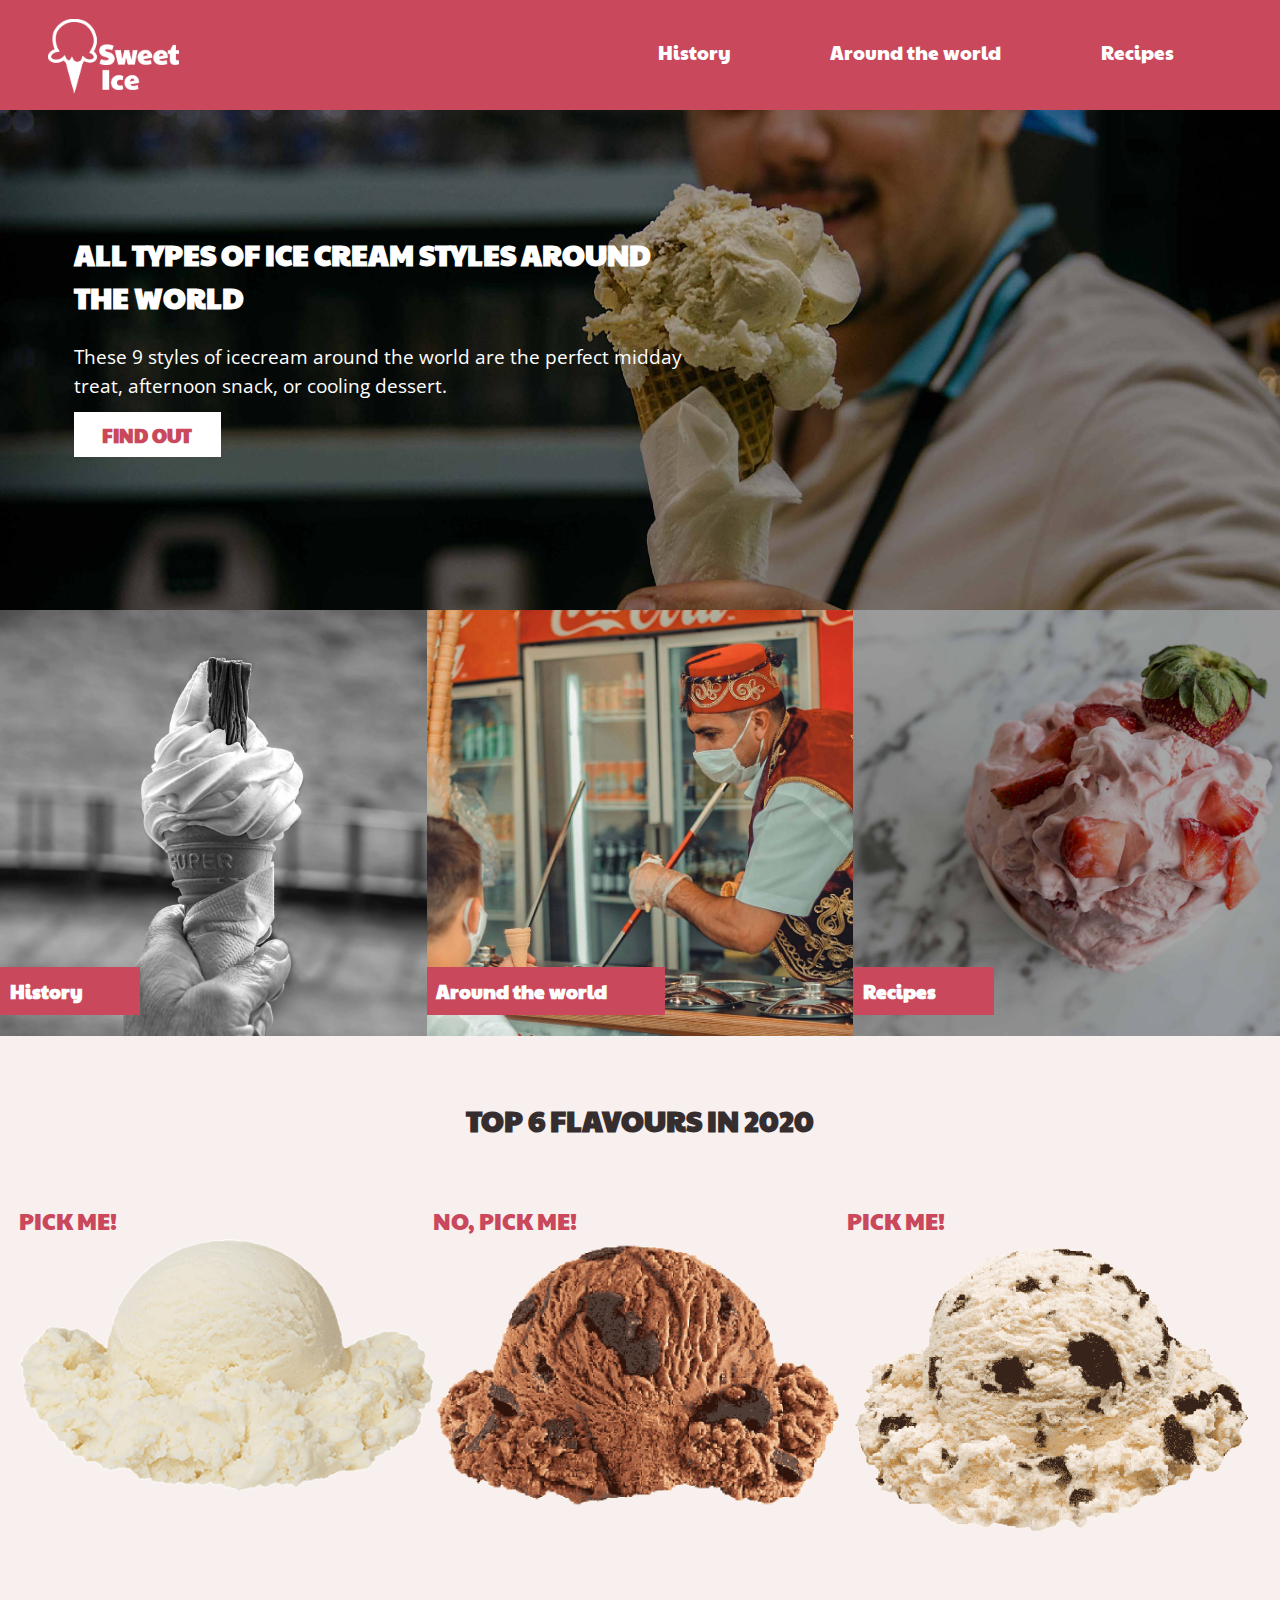
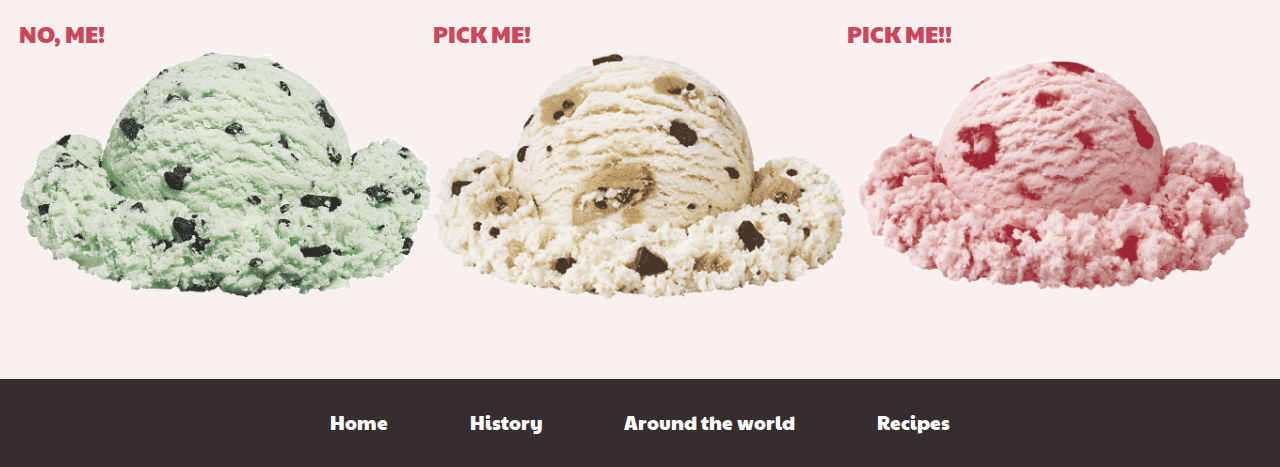
<file: index.html>
<!DOCTYPE html>
<html lang="en" dir="ltr">
<head>
  <meta charset="utf-8">
  <title>Home</title>
  <meta name="viewport" content="width=device-width,initial-scale=1">
  <link rel="shortcut icon" href="favicon.ico">
  <link rel="icon" type="image/png" href="favicon-196.png">
  <link href="css/main.css" rel="stylesheet">
  <link rel="preconnect" href="https://fonts.gstatic.com">
  <link href="https://fonts.googleapis.com/css2?family=Open+Sans&family=Paytone+One&display=swap" rel="stylesheet">
</head>
<body>
  <ul class="skip-links">
    <li><a class="a" href="#nav">skip to navigation</a></li>
    <li><a href="#main">skip to the main content</a></li>
  </ul>
  <header role="banner">
    <div class="header">
      <h1 class="none">Sweet Ice</h1>
      <a class="logotag" href="index.html"><img class="logo" src="images/logo.png" alt="logo" width="50"></a>
      <nav class="navigation" role="navigation" id="nav">
        <input type="checkbox" class="nav-check" id="nav-check">
        <label class="hidden" for="nav-check">MENU
          <img class="navicon" src="images/nav-icon.svg" alt=""></label>
        <ul class="list">
          <li><a href="history.html">History</a></li>
          <li><a href="worldwide.html">Around the world</a></li>
          <li><a href="recipe.html">Recipes</a></li>
        </ul>
      </nav>
    </div>
    <div class="home-banner">
      <div class="banner-content">
        <h2>ALL TYPES OF ICE CREAM STYLES AROUND THE WORLD</h2>
        <p>These 9 styles of icecream around the world are the perfect midday treat, afternoon snack, or cooling dessert.</p>
        <a class="button" href="worldwide.html">FIND OUT</a>
      </div>
    </div>
  </header>
  <main class="home" id="main" role="main">
    <section class="grid">
      <div class="hvrbox">
        <figure class="figure tag tag-history hvrbox-layer-bottom">
          <img src="images/history.jpg" alt="">
        </figure>
        <div class="hvrbox-layer-top">
	         <div class="hvrbox-text">
            <h3>History</h3>
            <p>How did this magical dessert come to earth?</p>
            <a href="history.html" class="button">FIND OUT</a>
          </div>
        </div>
      </div>
      <div class="hvrbox">
        <figure class="figure tag tag-world">
          <img src="images/turkey.jpg" alt="">
        </figure>
        <div class="hvrbox-layer-top">
          <div class="hvrbox-text">
            <h3>Around the world</h3>
            <p>9 different types of ice cream from the most popular countries in the world</p>
            <a href="worldwide.html" class="button">FIND OUT</a>
          </div>
        </div>
      </div>
      <div class="hvrbox">
        <figure class="figure tag tag-recipe">
          <img src="images/recipe-3.jpg" alt="">
        </figure>
        <div class="hvrbox-layer-top">
          <div class="hvrbox-text">
            <h3>Recipes</h3>
            <p>Enjoy ice cream at home with our easy-to-follow and healthy recipes</p>
            <a href="recipe.html" class="button">TRY NOW</a>
          </div>
        </div>
      </div>
    </section>
    <section class="ranking">
      <form action="index.html" method="post">
        <h2>TOP 6 FLAVOURS IN 2020</h2>
        <div class="grid">
          <div class="flavour">
            <input type="checkbox" class="first-check" id="first-check">
            <label for="first-check">PICK ME!
              <img class="specific-flavour" src="images/vanilla.png" alt="">
            </label>
            <h3 class="first-click">1. Vanilla</h3>
          </div>
          <div class="flavour">
            <input type="checkbox" class="second-check" id="second-check">
            <label for="second-check">NO, PICK ME!
              <img class="specific-flavour" src="images/chocolate.png" alt="">
            </label>
            <h3 class="second-click">2. Chocolate</h3>
          </div>
          <div class="flavour">
            <input type="checkbox" class="third-check" id="third-check">
            <label for="third-check">PICK ME!
              <img class="specific-flavour" src="images/cookies-and-cream.png" alt="">
            </label>
            <h3 class="third-click">3. Cookies and Cream</h3>
          </div>
          <div class="flavour">
            <input type="checkbox" class="fourth-check" id="fourth-check">
            <label for="fourth-check">NO, ME!
              <img class="specific-flavour" src="images/mint-chocolate-chip.png" alt="">
            </label>
            <h3 class="fourth-click">4. Mint Chocolate Chip</h3>
          </div>
          <div class="flavour">
            <input type="checkbox" class="fifth-check" id="fifth-check">
            <label for="fifth-check">PICK ME!
              <img class="specific-flavour" src="images/chocolate-chip-cookie-dough.png" alt="">
            </label>
            <h3 class="fifth-click">5. Cookie Dough</h3>
          </div>
          <div class="flavour">
            <input type="checkbox" class="sixth-check" id="sixth-check">
            <label for="sixth-check">PICK ME!!
              <img class="specific-flavour" src="images/strawberry.png" alt="">
            </label>
            <h3 class="sixth-click">6. Strawberry</h3>
          </div>
        </div>
      </form>
    </section>
  </main>
  <footer role="contentinfo">
    <nav>
      <ul>
        <li><a href="index.html">Home</a></li>
        <li><a href="history.html">History</a></li>
        <li><a href="worldwide.html">Around the world</a></li>
        <li><a href="recipe.html">Recipes</a></li>
      </ul>
    </nav>
  </footer>
</body>
</html>
</file>
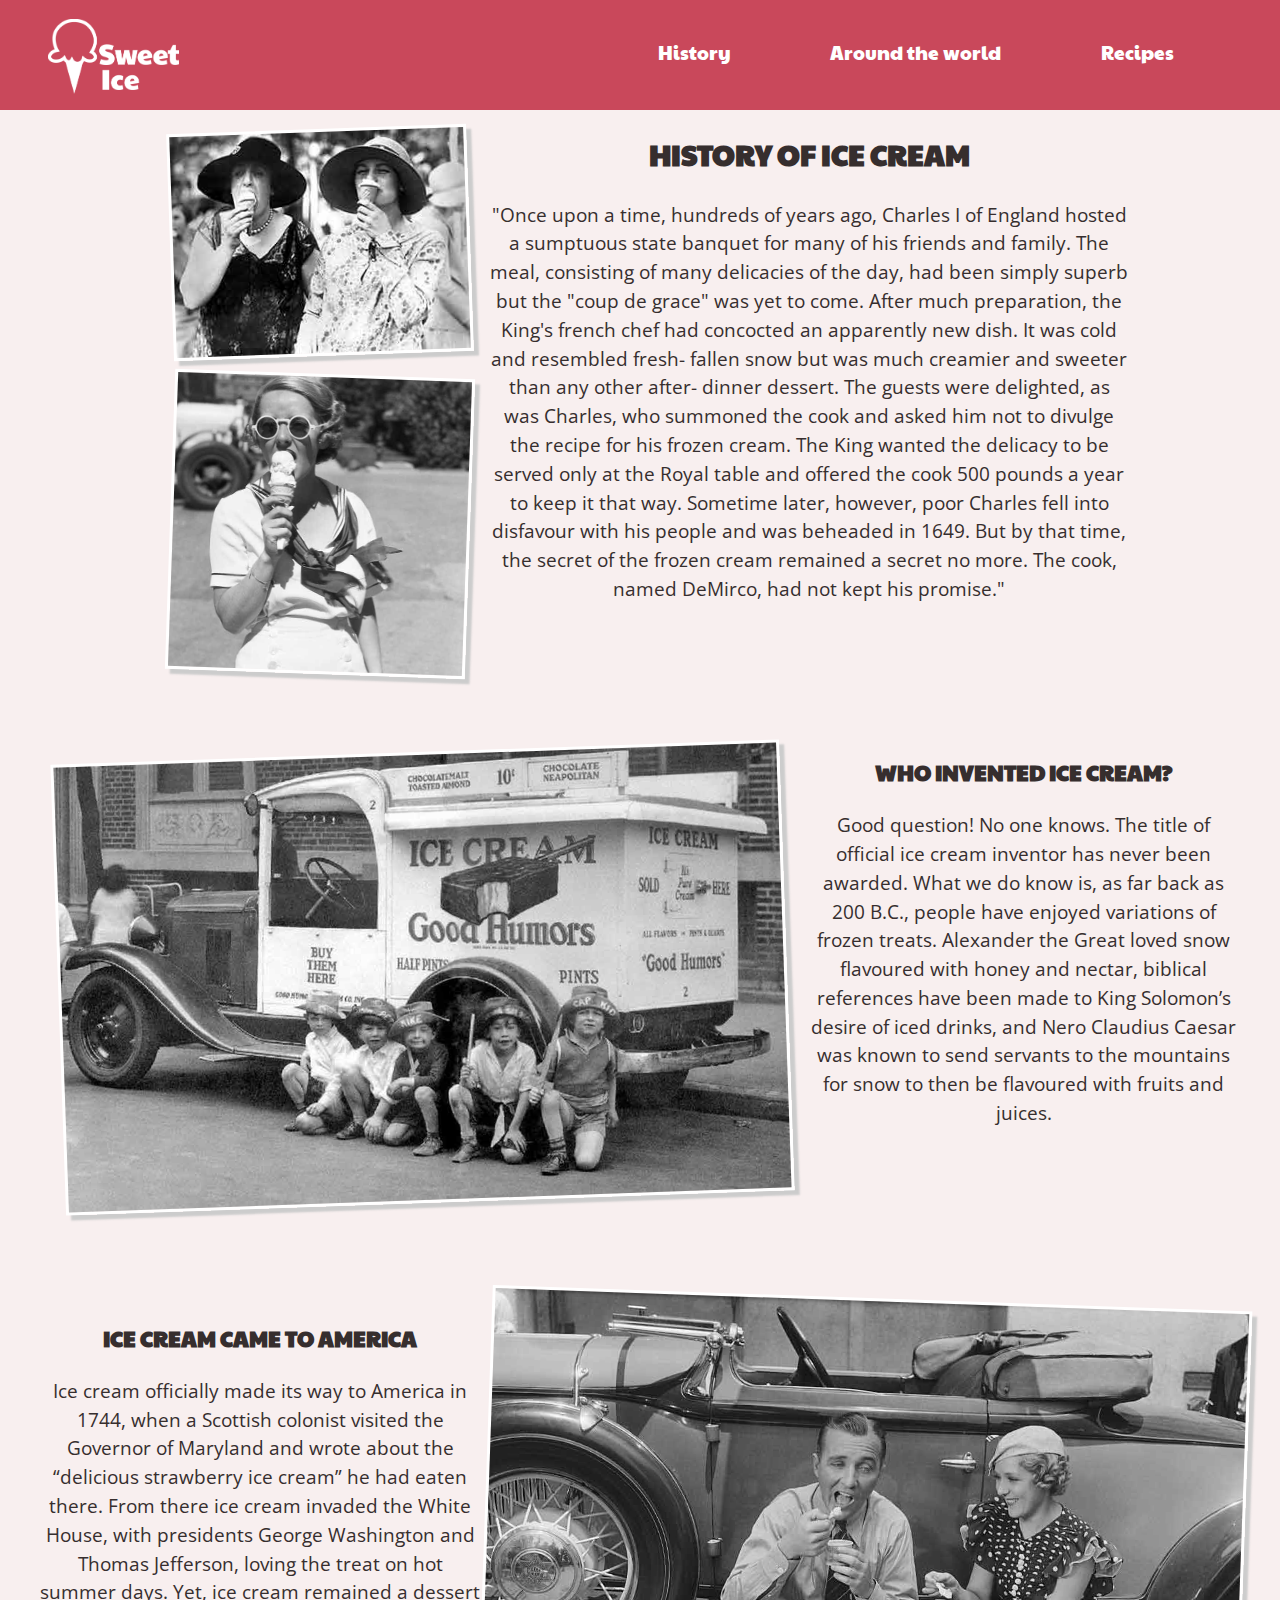
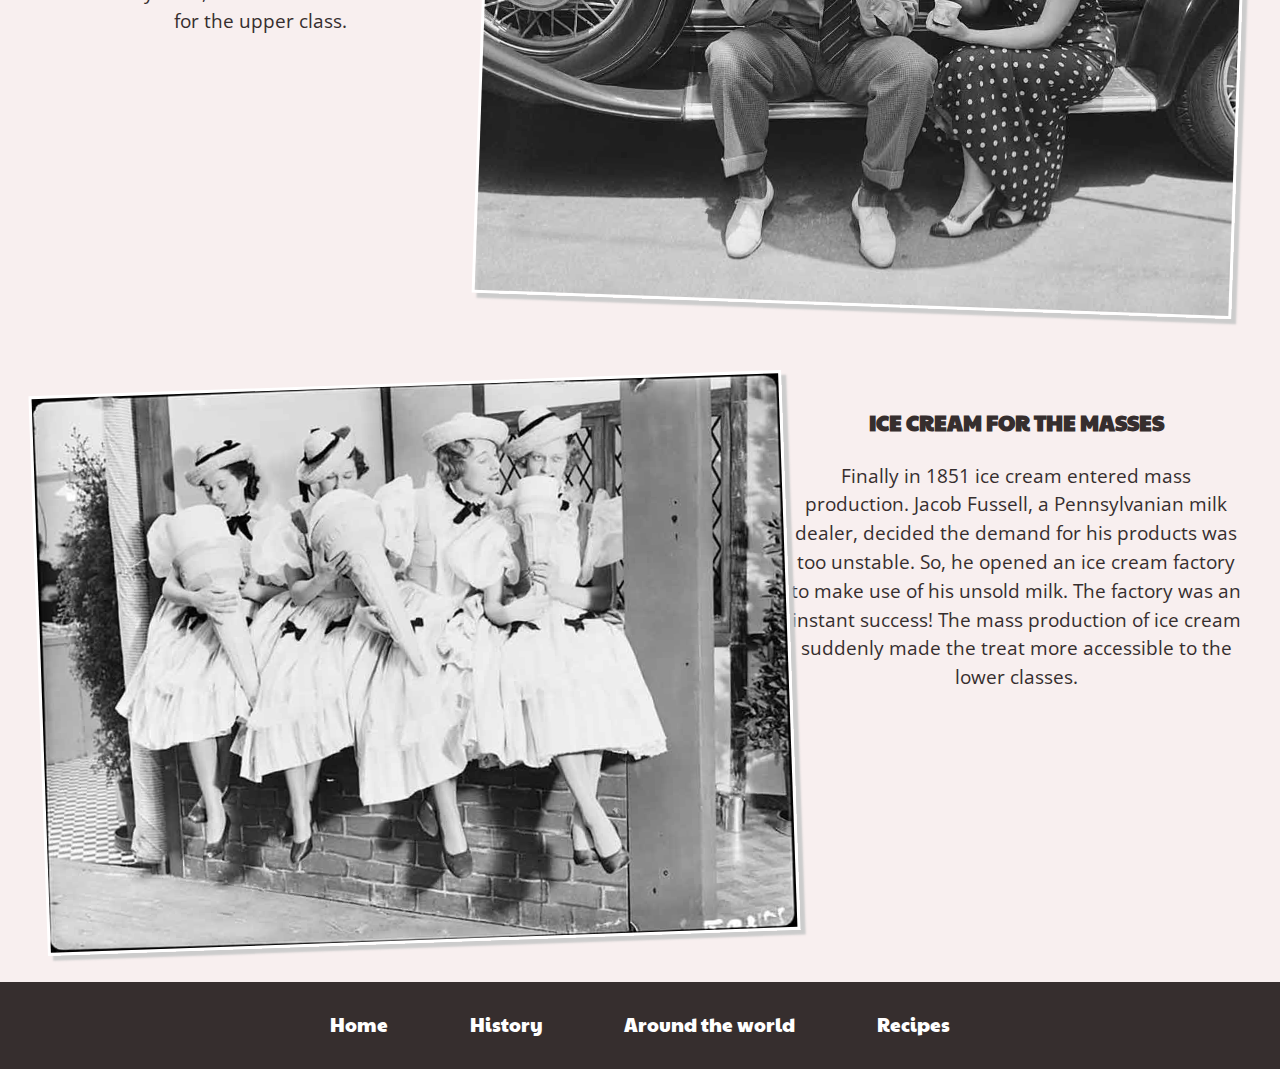
<file: history.html>
<!DOCTYPE html>
<html lang="en" dir="ltr">
  <head>
    <meta charset="utf-8">
    <title>History</title>
    <meta name="viewport" content="width=device-width,initial-scale=1">
    <link rel="shortcut icon" href="favicon.ico">
    <link rel="icon" type="image/png" href="favicon-196.png">
    <link href="css/main.css" rel="stylesheet">
    <link rel="preconnect" href="https://fonts.gstatic.com">
    <link href="https://fonts.googleapis.com/css2?family=Open+Sans&family=Paytone+One&display=swap" rel="stylesheet">
  </head>
  <body>
    <header>
      <div class="header">
        <h1 class="none">Sweet Ice</h1>
        <a class="logotag" href="index.html"><img class="logo" src="images/logo.png" alt="logo" width="50"></a>
        <nav class="navigation" role="navigation">
          <input type="checkbox" class="nav-check" id="nav-check">
            <label for="nav-check">
              <img class="navicon" src="images/nav-icon.svg" alt=""></label>
          <ul class="list">
            <li><a href="history.html">History</a></li>
            <li><a href="worldwide.html">Around the world</a></li>
            <li><a href="recipe.html">Recipes</a></li>
          </ul>
        </nav>
      </div>
    </header>
    <main role="main" class="history">
      <section class="intro">
        <div class="content">
          <div class="intro-image">
            <img class="medium large rotate-left" src="images/ladies-eating-ice-cream.jpg" alt="">
            <img class="rotate-right" src="images/woman-eating-icecream.jpg" alt="">
          </div>
          <div class="content-text">
            <h2>HISTORY OF ICE CREAM</h2>
            <p>"Once upon a time, hundreds of years ago, Charles I of England hosted a sumptuous state banquet for many of his friends and family. The meal, consisting of many delicacies of the day, had been simply superb but the "coup de grace" was yet to come. After much preparation, the King's french chef had concocted an apparently new dish. It was cold and resembled fresh- fallen snow but was much creamier and sweeter than any other after- dinner dessert. The guests were delighted, as was Charles, who summoned the cook and asked him not to divulge the recipe for his frozen cream. The King wanted the delicacy to be served only at the Royal table and offered the cook 500 pounds a year to keep it that way. Sometime later, however, poor Charles fell into disfavour with his people and was beheaded in 1649. But by that time, the secret of the frozen cream remained a secret no more. The cook, named DeMirco, had not kept his promise."</p>
          </div>
          <img class="small" src="images/ladies-eating-ice-cream.jpg" alt="">
        </div>
      </section>
      <section class="invention">
        <div class="content">
          <img class="small" src="images/ice-cream-truck.jpg" alt="">
          <div class="content-image medium rotate-left left">
            <img src="images/ice-cream-truck.jpg" alt="">
          </div>
          <div class="content-image medium large rotate-left left">
            <img src="images/ice-cream-truck.jpg" alt="">
          </div>
          <div class="content-text right">
            <h3>WHO INVENTED ICE CREAM?</h3>
            <p>Good question! No one knows. The title of official ice cream inventor has never been awarded. What we do know is, as far back as 200 B.C., people have enjoyed variations of frozen treats. Alexander the Great loved snow flavoured with honey and nectar, biblical references have been made to King Solomon’s desire of iced drinks, and Nero Claudius Caesar was known to send servants to the mountains for snow to then be flavoured with fruits and juices.</p>
          </div>
        </div>
      </section>
      <section class="america">
        <div class="content">
          <img class="small" src="images/couple.jpg" alt="">
          <div class="content-image medium rotate-right">
            <img src="images/couple.jpg" alt="">
          </div>
          <div class="content-text left">
            <h3>ICE CREAM CAME TO AMERICA</h3>
            <p>Ice cream officially made its way to America in 1744, when a Scottish colonist visited the Governor of Maryland and wrote about the “delicious strawberry ice cream” he had eaten there. From there ice cream invaded the White House, with presidents George Washington and Thomas Jefferson, loving the treat on hot summer days. Yet, ice cream remained a dessert for the upper class.</p>
          </div>
          <div class="content-image large rotate-right">
            <img src="images/couple.jpg" alt="">
          </div>
        </div>
      </section>
      <section class="masses">
        <div class="content">
          <img class="small" src="images/four-women.jpg" alt="">
          <div class="content-image medium rotate-left left">
            <img src="images/four-women.jpg" alt="">
          </div>
          <div class="content-image large rotate-left left">
            <img src="images/four-women.jpg" alt="">
          </div>
          <div class="content-text right">
            <h3>ICE CREAM FOR THE MASSES</h3>
            <p>Finally in 1851 ice cream entered mass production. Jacob Fussell, a Pennsylvanian milk dealer, decided the demand for his products was too unstable. So, he opened an ice cream factory to make use of his unsold milk. The factory was an instant success! The mass production of ice cream suddenly made the treat more accessible to the lower classes.</p>
          </div>
      </section>
    </main>
    <footer role="contentinfo">
      <nav>
        <ul>
          <li><a href="index.html">Home</a></li>
          <li><a href="history.html">History</a></li>
          <li><a href="worldwide.html">Around the world</a></li>
          <li><a href="recipe.html">Recipes</a></li>
        </ul>
      </nav>
    </footer>
  </body>
</html>
</file>
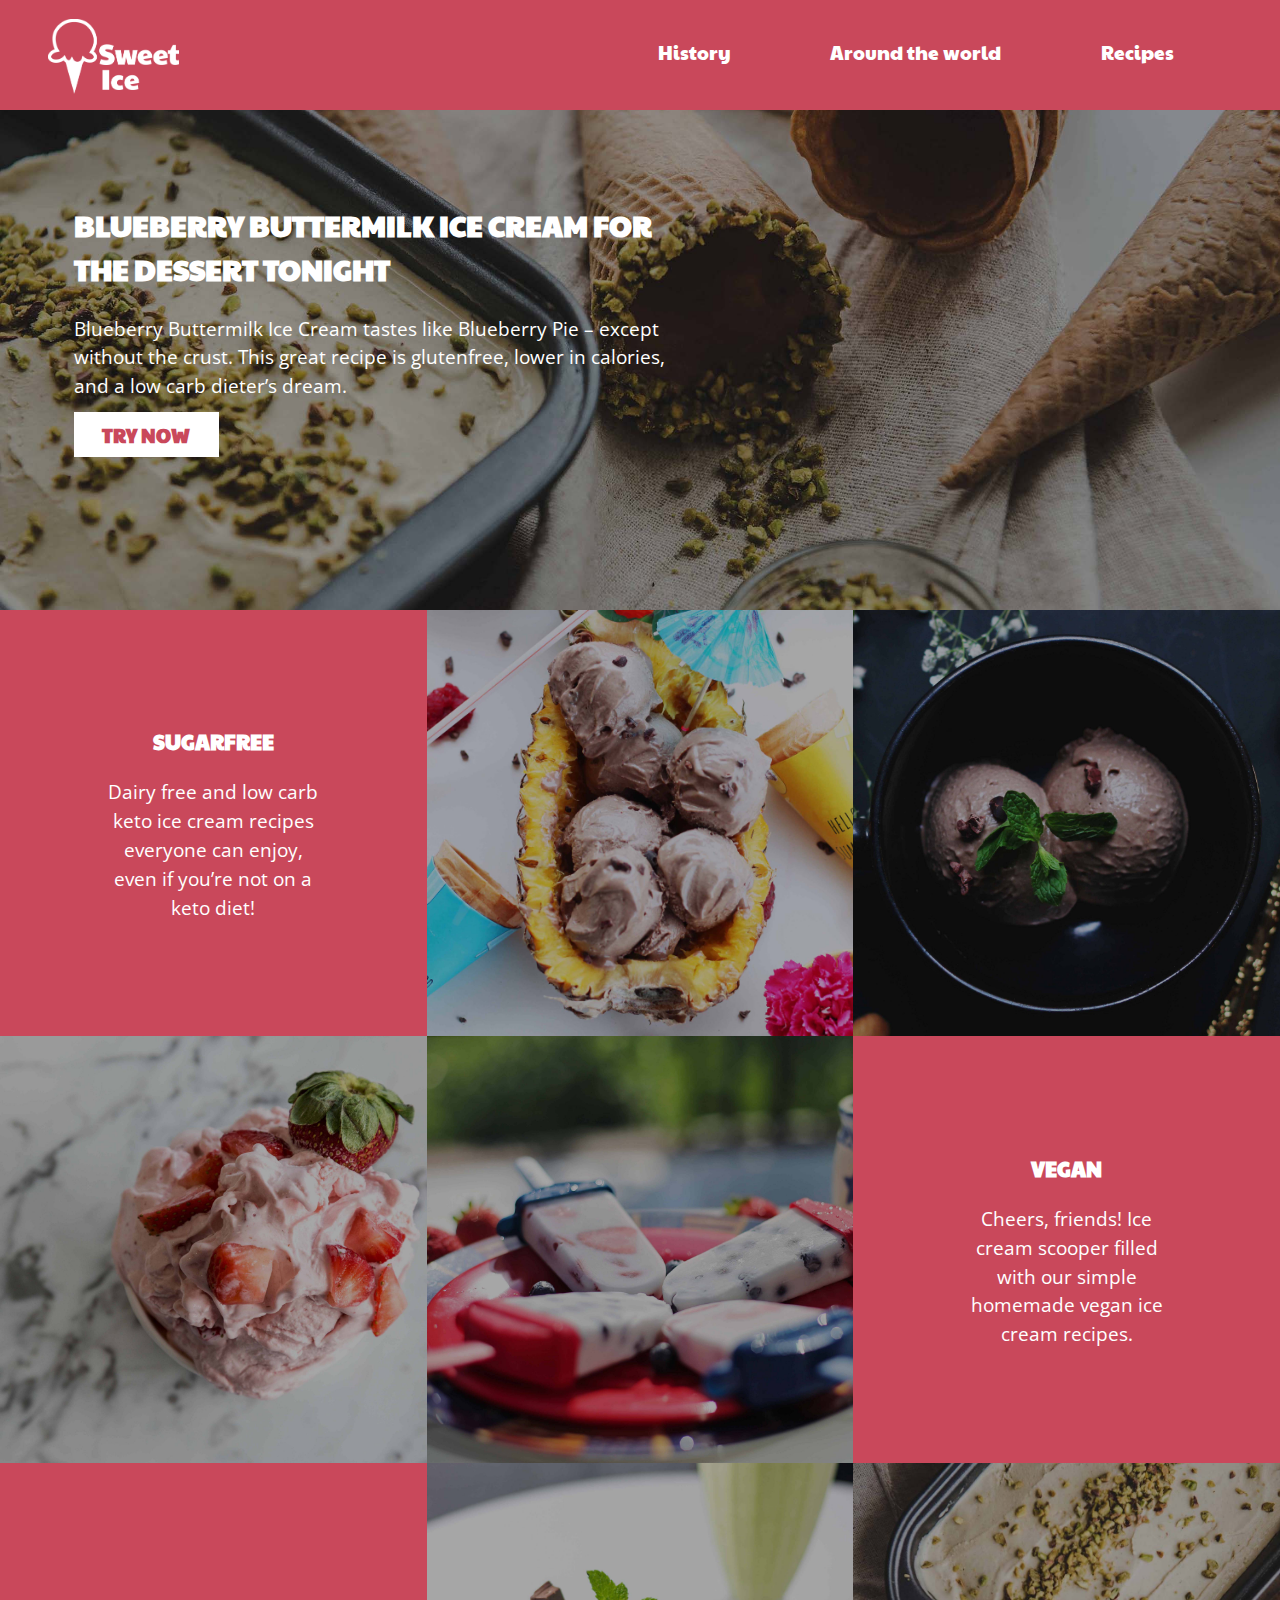
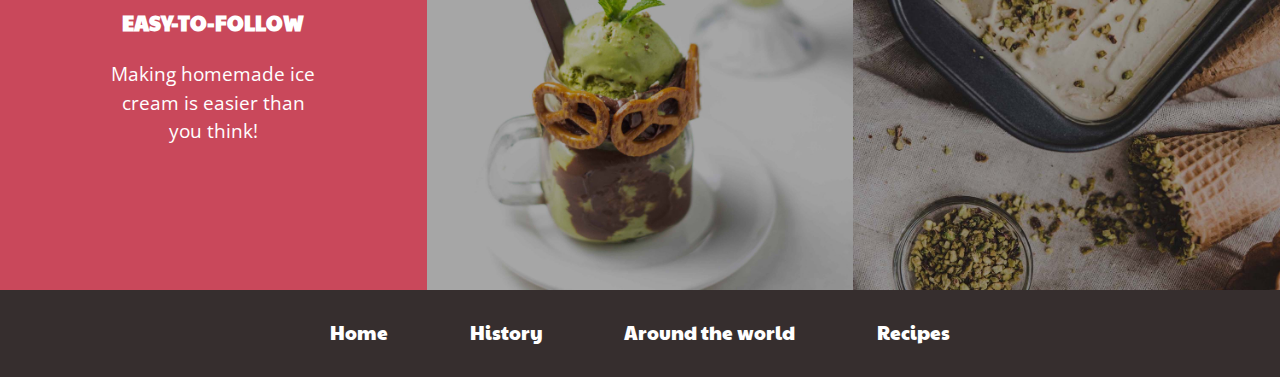
<file: recipe.html>
<!DOCTYPE html>
<html lang="en" dir="ltr">
  <head>
    <meta charset="utf-8">
    <title>Recipes</title>
    <meta name="viewport" content="width=device-width,initial-scale=1">
    <link rel="shortcut icon" href="favicon.ico">
    <link rel="icon" type="image/png" href="favicon-196.png">
    <link href="css/main.css" rel="stylesheet">
    <link rel="preconnect" href="https://fonts.gstatic.com">
    <link href="https://fonts.googleapis.com/css2?family=Open+Sans&family=Paytone+One&display=swap" rel="stylesheet">
  </head>
  <body>
    <header>
      <div class="header">
        <h1 class="none">Sweet Ice</h1>
        <a class="logotag" href="index.html"><img class="logo" src="images/logo.png" alt="logo" width="50"></a>
        <nav class="navigation" role="navigation">
          <input type="checkbox" class="nav-check" id="nav-check">
            <label for="nav-check">
              <img class="navicon" src="images/nav-icon.svg" alt=""></label>
          <ul class="list">
            <li><a href="history.html">History</a></li>
            <li><a href="worldwide.html">Around the world</a></li>
            <li><a href="recipe.html">Recipes</a></li>
          </ul>
        </nav>
      </div>
      <div class="recipe-banner">
        <div class="banner-content">
          <h2>BLUEBERRY BUTTERMILK ICE CREAM FOR THE DESSERT TONIGHT</h2>
          <p>Blueberry Buttermilk Ice Cream tastes like Blueberry Pie – except without the crust. This great recipe is glutenfree, lower in calories, and a low carb dieter’s dream.</p>
          <a class="button" href="#">TRY NOW</a>
        </div>
      </div>
    </header>
    <main class="recipes">
      <section class="grid">
        <div class="heading">
          <div class="heading-text">
            <h3>SUGARFREE</h3>
            <p>Dairy free and low carb keto ice cream recipes everyone can enjoy, even if you’re not on a keto diet!</p>
          </div>
        </div>
        <div class="hvrbox">
          <div class="">
            <img src="images/recipe-1.jpg" alt="">
          </div>
          <div class="small">
            <h3>Cookies-and-Cream Ice Cream</h3>
            <a href="#" class="button">TRY NOW</a>
          </div>
          <div class="hvrbox-layer-top medium">
            <div class="hvrbox-text">
              <h3>Cookies-and-Cream Ice Cream</h3>
              <a href="#" class="button">TRY NOW</a>
            </div>
          </div>
        </div>
        <div class="hvrbox">
          <div class="">
            <img src="images/recipe-2.jpg" alt="">
          </div>
          <div class="small">
            <h3>Low Carb Chocolate Peacan Ice Cream</h3>
            <a href="#" class="button">TRY NOW</a>
          </div>
          <div class="hvrbox-layer-top medium">
            <div class="hvrbox-text">
              <h3>Low Carb Chocolate Peacan Ice Cream</h3>
              <a href="#" class="button">TRY NOW</a>
            </div>
          </div>
        </div>
        <div class="heading small">
          <div class="heading-text">
            <h3>VEGAN</h3>
            <p>Cheers, friends! Ice cream scooper filled with our simple homemade vegan ice cream recipes.</p>
          </div>
        </div>
        <div class="hvrbox">
          <div class="">
            <img src="images/recipe-3.jpg" alt="">
          </div>
          <div class="small">
            <h3>Vegan Strawberry Ice Cream</h3>
            <a href="#" class="button">TRY NOW</a>
          </div>
          <div class="hvrbox-layer-top medium">
            <div class="hvrbox-text">
              <h3>Vegan Strawberry Ice Cream</h3>
              <a href="#" class="button">TRY NOW</a>
            </div>
          </div>
        </div>
        <div class="hvrbox">
          <div>
            <img src="images/recipe-4.jpg" alt="">
          </div>
          <div class="small">
            <h3>Vegan Berries Mixture Ice Cream</h3>
            <a href="#" class="button">TRY NOW</a>
          </div>
          <div class="hvrbox-layer-top medium">
            <div class="hvrbox-text">
              <h3>Vegan Berries Mixture Ice Cream</h3>
              <a href="#" class="button">TRY NOW</a>
            </div>
          </div>
        </div>
        <div class="heading medium">
          <div class="heading-text">
            <h3>VEGAN</h3>
            <p>Cheers, friends! Ice cream scooper filled with our simple homemade vegan ice cream recipes.</p>
          </div>
        </div>
        <div class="heading">
          <div class="heading-text">
            <h3>EASY-TO-FOLLOW</h3>
            <p>Making homemade ice cream is easier than you think!</p>
          </div>
        </div>
        <div class="hvrbox">
          <div class="">
            <img src="images/recipe-5.jpg" alt="">
          </div>
          <div class="small">
            <h3>Avocado Ice Cream</h3>
            <a href="#" class="button">TRY NOW</a>
          </div>
          <div class="hvrbox-layer-top medium">
            <div class="hvrbox-text">
              <h3>Avocado Ice Cream</h3>
              <a href="#" class="button">TRY NOW</a>
            </div>
          </div>
        </div>
        <div class="hvrbox">
          <div class="">
            <img src="images/recipe-6.jpg" alt="">
          </div>
          <div class="small">
            <h3>Homemade Banana Ice Cream</h3>
            <a href="#" class="button">TRY NOW</a>
          </div>
          <div class="hvrbox-layer-top medium">
            <div class="hvrbox-text">
              <h3>Homemade Banana Ice Cream</h3>
              <a href="#" class="button">TRY NOW</a>
            </div>
          </div>
        </div>
      </section>
    </main>
    <footer role="contentinfo">
      <nav>
        <ul>
          <li><a href="index.html">Home</a></li>
          <li><a href="history.html">History</a></li>
          <li><a href="worldwide.html">Around the world</a></li>
          <li><a href="recipe.html">Recipes</a></li>
        </ul>
      </nav>
    </footer>
  </body>
</html>
</file>
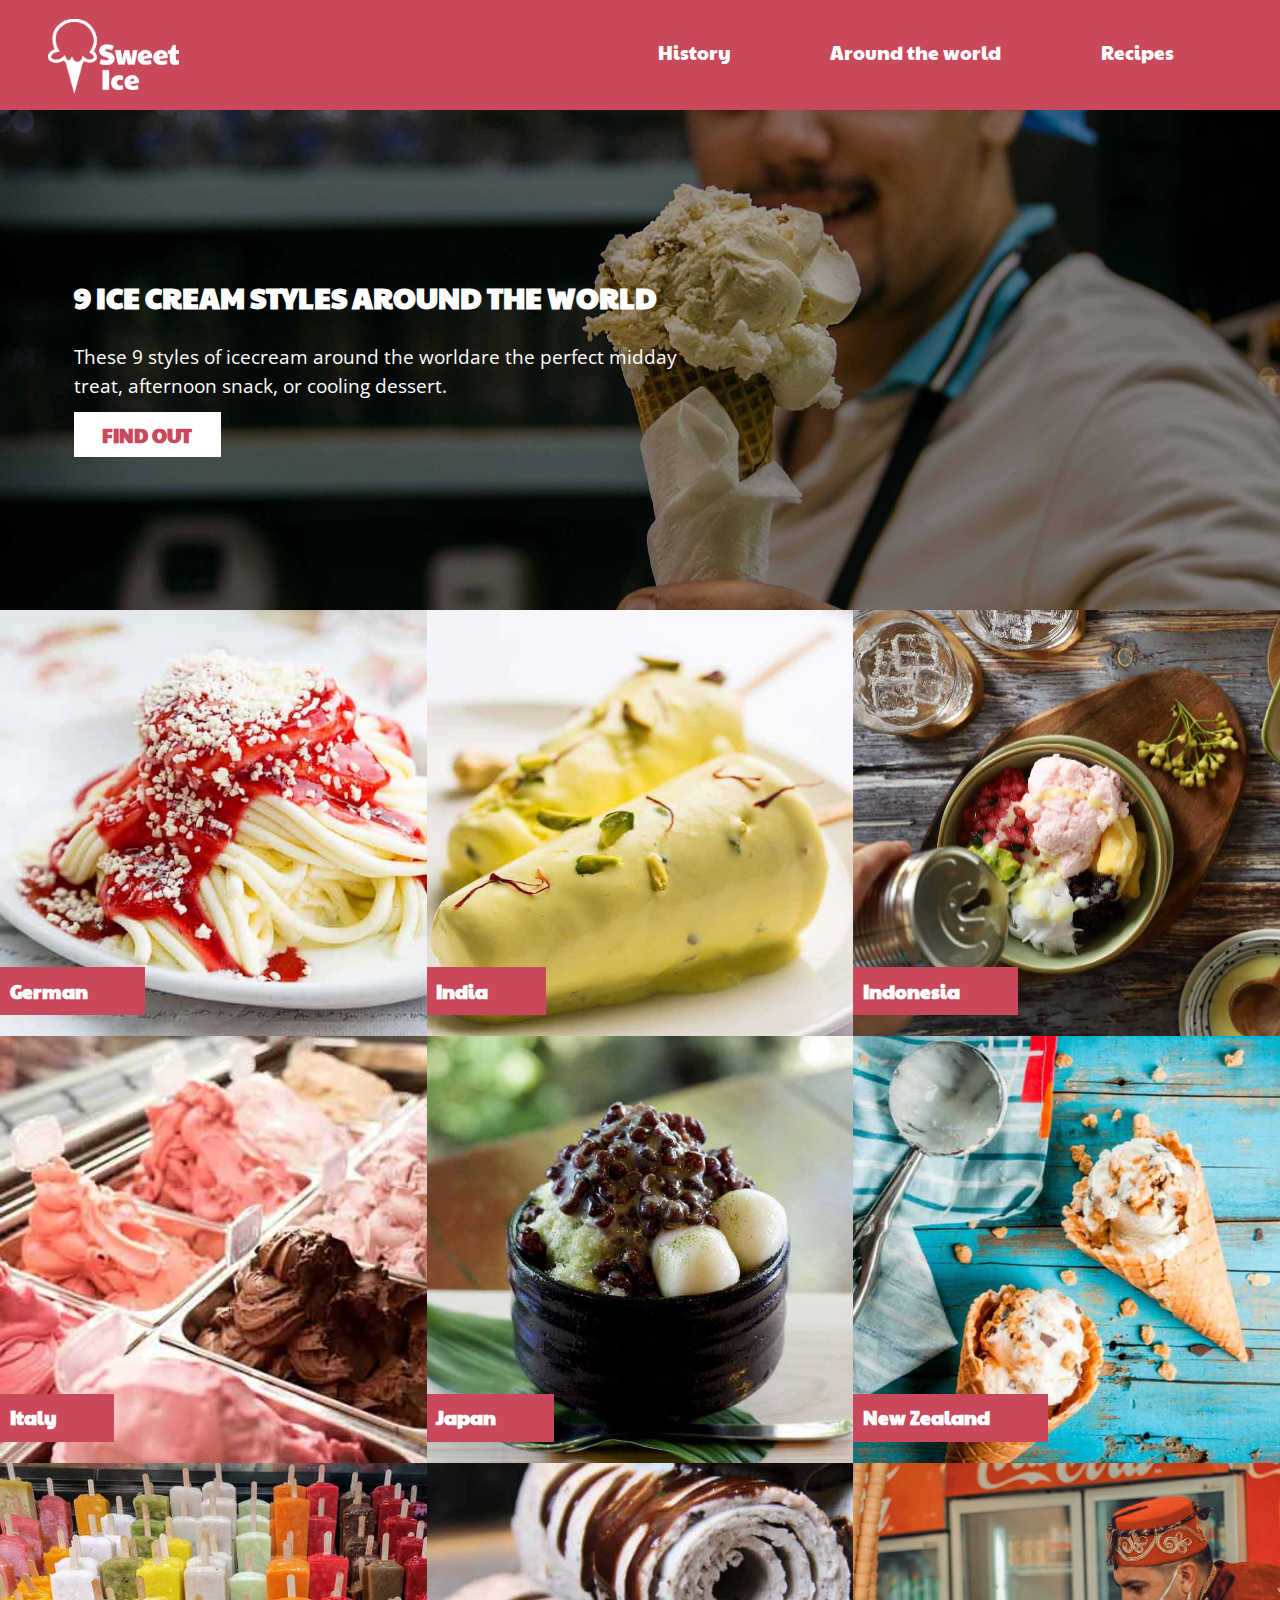
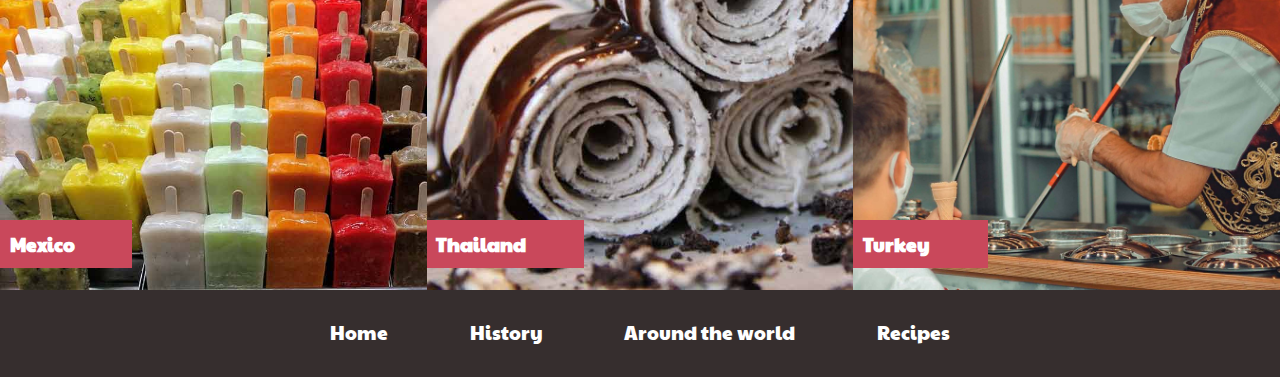
<file: worldwide.html>
<!DOCTYPE html>
<html lang="en" dir="ltr">
  <head>
    <meta charset="utf-8">
    <title>Around the world</title>
    <meta name="viewport" content="width=device-width,initial-scale=1">
    <link rel="shortcut icon" href="favicon.ico">
    <link rel="icon" type="image/png" href="favicon-196.png">
    <link href="css/main.css" rel="stylesheet">
    <link rel="preconnect" href="https://fonts.gstatic.com">
    <link href="https://fonts.googleapis.com/css2?family=Open+Sans&family=Paytone+One&display=swap" rel="stylesheet">
  <body>
    <header>
      <div class="header">
        <h1 class="none">Sweet Ice</h1>
        <a class="logotag" href="index.html"><img class="logo" src="images/logo.png" alt="logo" width="50"></a>
        <nav class="navigation" role="navigation">
          <input type="checkbox" class="nav-check" id="nav-check">
            <label for="nav-check">
              <img class="navicon" src="images/nav-icon.svg" alt=""></label>
          <ul class="list">
            <li><a href="history.html">History</a></li>
            <li><a href="worldwide.html">Around the world</a></li>
            <li><a href="recipe.html">Recipes</a></li>
          </ul>
        </nav>
      </div>
      <div class="home-banner">
        <div class="banner-content">
          <h2>9 ICE CREAM STYLES AROUND THE WORLD</h2>
          <p>These 9 styles of icecream around the worldare the perfect midday treat, afternoon snack, or cooling dessert.</p>
          <a class="button" href="worldwide.html">FIND OUT</a>
        </div>
      </div>
    </header>
    <main class="worldwide">
      <section class="grid">
        <div class="hvrbox">
          <figure class="figure tag tag-german">
            <img src="images/german.jpg" alt="">
          </figure>
          <div class="hvrbox-layer-top">
    		    <div class="hvrbox-text">
              <h3>Spaghettieis</h3>
              <p>Spaghettieis is ice cream that’s made to look like spaghetti and topped with a strawberry sauce.</p>
            </div>
          </div>
        </div>
        <div class="hvrbox">
          <figure class="figure tag tag-india">
            <img src="images/india.jpg" alt="">
          </figure>
          <div class="hvrbox-layer-top">
    		    <div class="hvrbox-text">
              <h3>Kulfi</h3>
              <p>To make it they slowly heat milk with spices while constantly stirring until it’s cooked down.</p>
            </div>
          </div>
        </div>
        <div class="hvrbox">
          <figure class="figure tag tag-indonesia">
            <img src="images/indonesia.jpg" alt="">
          </figure>
          <div class="hvrbox-layer-top">
    		    <div class="hvrbox-text">
              <h3>Es doger</h3>
              <p>Using coconut milk, it's lower in fat than dairy based ice creams, so it tends to be a little more icy.</p>
            </div>
          </div>
        </div>
        <div class="hvrbox">
          <figure class="figure tag tag-italy">
            <img src="images/italy.jpg" alt="">
          </figure>
          <div class="hvrbox-layer-top">
    		    <div class="hvrbox-text">
              <h3>Gelato</h3>
              <p>People in Italy have long ate sweet, frozen desserts using ice from the Dolomites.</p>
            </div>
          </div>
        </div>
        <div class="hvrbox">
          <figure class="figure tag tag-japan">
            <img src="images/japan.jpg" alt="">
          </figure>
          <div class="hvrbox-layer-top">
    		    <div class="hvrbox-text">
              <h3>Kakigori</h3>
              <p>It's Japanese shaved ice that’s flavored with syrups and often topped with sweetened condensed milk.</p>
            </div>
          </div>
        </div>
        <div class="hvrbox">
          <figure class="figure tag tag-new-zealand">
            <img src="images/new-zealand.jpg" alt="">
          </figure>
          <div class="hvrbox-layer-top">
    		    <div class="hvrbox-text">
              <h3>Hokey pokey</h3>
              <p>It’s the Kiwi word for honeycomb toffee.</p>
            </div>
          </div>
        </div>
        <div class="hvrbox">
          <figure class="figure tag tag-mexico">
            <img src="images/mexico.jpg" alt="">
          </figure>
          <div class="hvrbox-layer-top">
    		    <div class="hvrbox-text">
              <h3>Paletas</h3>
              <p>Paletas come in two styles: fruity and juice based, or decadent and milk based.</p>
            </div>
          </div>
        </div>
        <div class="hvrbox">
          <figure class="figure tag tag-thailand">
            <img src="images/thailand.jpg" alt="">
          </figure>
          <div class="hvrbox-layer-top">
    		    <div class="hvrbox-text">
              <h3>I tim pad</h3>
              <p>I tim pad is made by pouring a sweet cream-based mixture onto an extremely cold metal surface.</p>
            </div>
          </div>
        </div>
        <div class="hvrbox">
          <figure class="figure tag tag-turkey">
            <img src="images/turkey.jpg" alt="">
          </figure>
          <div class="hvrbox-layer-top">
    		    <div class="hvrbox-text">
              <h3>Dondurma</h3>
              <p>This is a sweet and frozen dessert that stretches like laffy taffy and is somewhat chewy.</p>
            </div>
          </div>
        </div>
      </section>
    </main>
    <footer role="contentinfo">
      <nav>
        <ul>
          <li><a href="index.html">Home</a></li>
          <li><a href="history.html">History</a></li>
          <li><a href="worldwide.html">Around the world</a></li>
          <li><a href="recipe.html">Recipes</a></li>
        </ul>
      </nav>
    </footer>
  </body>
</html>
</file>
<file: css/main.css>
html {
  box-sizing: border-box;
  -webkit-text-size-adjust: 100%;
  text-size-adjust: 100%;
  font: normal 100%/1.3 sans-serif;
  font-family: "Open Sans", sans-serif;
  font-size: .75rem;
  line-height: 1.5;
  color: #362e2e;
}

*, *::before, *::after {
  box-sizing: inherit;
}

body {
  background-color: #f8efef;
  margin: 0;
}

.history {
  text-align: center;
}

h1, h2, h3, .list {
  font-family: "Paytone One", sans-serif;
}

header {
  position: relative;
  text-align: center;
  background-color: #c9485b;
  padding-top: .5rem;
  padding-bottom: 0;
}

.ranking {
  padding: 0 1rem;
}

.ranking h2 {
  text-align: center;
  padding: 2rem 0;
}

.skip-links li {
  position: absolute;
  top: -3em;
  background-color: #000;
  color: #fff;
  padding: .5em .75em;
  font-weight: bold;
  text-decoration: none;
}

.skip-links {
  margin: 0;
  padding: 0;
  list-style-type: none;
}

.skip-links a:focus {
  top: 0;
}

.none {
  display: none;
}

.nav-check {
  position: absolute;
  top: -3em;
}

.navicon {
  right: 20px;
  top: 50px;
  display: block;
  width: 20px;
  cursor: pointer;
  color: #676767;
  position: absolute;
}

.hidden {
  color: #c9485b;
}

.nav-check:checked ~ .list {
  display: block;
}

.medium {
  display: none;
}

/* .history .large {
  display: none;
} */

.large {
  display: none;
}

img {
  width: 100%;
  display: block;
}

.list {
  display: none;
  margin: 0;
  padding: 0;
  list-style-type: none;
}

.list a {
  display: block;
  text-decoration: none;
  color: #fff;
  padding: .5rem;
}

.list a:hover {
  color: #c9485b;
  background-color: #fff;
  padding: .5rem;
}

li {
  text-align: center;
  border-top: 1px solid #fff;
  padding: .5em;
}

.small {
  display: block;
  text-align: center;
}

.small .button {
  background-color: #c9485b;
  color: #fff;
  padding: .5rem 1.5rem;
  margin: .5rem;
}

/* .hvrbox .small {
  color: #fff;
  position: absolute;
  top: 50%;
  left: 50%;
  -moz-transform: translate(-50%, -50%);
  -webkit-transform: translate(-50%, -50%);
  -ms-transform: translate(-50%, -50%);
  transform: translate(-50%, -50%);
} */

.home-banner {
  background: url("../images/guy-with-ice-cream.jpg");
  background-position: center;
  background-repeat: no-repeat;
  background-size: cover;
  height: 500px;
  position: relative;
}

.recipe-banner {
  background: url("../images/recipe-banner.jpg");
  background-position: center;
  background-repeat: no-repeat;
  background-size: cover;
  height: 500px;
  position: relative;
}

.recipes .small {
  margin-bottom: 2rem;
}

.banner img {
  height: auto;
  width: 100%;
}

.banner-content {
  position: absolute;
  text-align: center;
  bottom: 30%;
  color: #fff;
  width: 100%;
  padding: .5rem;
}

.figure.tag {
  position: relative;
  margin: 0;
}

.figure.tag::before {
  position: absolute;
  bottom: 5%;
  display: block;
  color: white;
  padding-top: .5rem;
  padding-bottom: .5rem;
  padding-left: .5rem;
  padding-right: 3rem;
  font-weight: bold;
}

.figure.tag-history::before {
  content: "History";
  background: #c9485b;
  font-family: "Paytone One", sans-serif;
}

.figure.tag-world::before {
  content: "Around the world";
  background: #c9485b;
  font-family: "Paytone One", sans-serif;
}

.figure.tag-recipe::before {
  content: "Recipes";
  background: #c9485b;
  font-family: "Paytone One", sans-serif;
}

.button {
  text-decoration: none;
  background-color: #fff;
  padding: .5rem 1.5rem;
  color: #c9485b;
  font-weight: bold;
  font-family: "Paytone One", sans-serif;
}

.button:hover {
  background-color: #c9485b;
  color: #fff;
}

.hvrbox-layer-top {
  text-align: center;
  padding: .5rem;
  padding-bottom: 2rem;
}

.hvrbox {
  padding: 0;
  margin: 0;
}

.flavour {
  position: relative;
}

.pick {
  position: absolute;
  bottom: 45%;
  left: 45%;
  font-size: 2rem;
  color: #fff;
  font-family: "Paytone One", sans-serif;
  background: rgba(0, 0, 0, .2);
  padding: .5rem 1rem;
}

.first-check,
.second-check,
.third-check,
.fourth-check,
.fifth-check,
.sixth-check {
  position: absolute;
  left: -1500px;
}

.first-click,
.second-click,
.third-click,
.fourth-click,
.fifth-click,
.sixth-click {
  opacity: 0;
  text-align: center;
}

.first-check:checked ~ .first-click,
.second-check:checked ~ .second-click,
.third-check:checked ~ .third-click,
.fourth-check:checked ~ .fourth-click,
.fifth-check:checked ~ .fifth-click,
.sixth-check:checked ~ .sixth-click {
  display: block;
  opacity: 1;
  text-align: center;
}

.tag-german::before,
.tag-india::before,
.tag-indonesia::before,
.tag-italy::before,
.tag-japan::before,
.tag-new-zealand::before,
.tag-mexico::before,
.tag-thailand::before,
.tag-turkey::before {
  background: #c9485b;
  font-family: "Paytone One", sans-serif;
}

.tag-german::before {
  content: "German";
}

.tag-india::before {
  content: "India";
}

.tag-indonesia::before {
  content: "Indonesia";
}

.tag-italy::before {
  content: "Italy";
}

.tag-japan::before {
  content: "Japan";
}

.tag-new-zealand::before {
  content: "New Zealand";
}

.tag-mexico::before {
  content: "Mexico";
}

.tag-thailand::before {
  content: "Thailand";
}

.tag-turkey::before {
  content: "Turkey";
}

.heading-text {
  text-align: center;
}

.logo {
  width: 150px;
  padding: .5rem;
  margin-left: 2rem;
}

footer {
  display: flex;
  background-color: #362e2e;
  min-height: 50px;
  justify-content: center;
}

footer li {
  list-style-type: none;
  border: none;
}

footer ul {
  padding: 0;
}

footer a {
  color: #fff;
  text-decoration: none;
  font-family: "Paytone One", sans-serif;
}

footer nav {
  justify-content: center;
  display: inline-block;
  margin: 0 auto;
}

label {
  font-family: "Paytone One", sans-serif;
  font-size: 1.2rem;
  color: #c9485b;
}

.flavour, .rotate-left, .rotate-right {
  transition: .3s;
}

.flavour:hover,
.rotate-left:hover,
.rotate-right:hover {
  transform: translate(0, -10px);
}

.heading-text h3 {
  font-size: 21px;
}

@media only screen and (min-width: 25em) {

  html {
    font-size: 100%;
    line-height: 1.3;
  }

}

@media only screen and (min-width: 38em) {

  html {
    font-size: 110%;
    line-height: 1.4;
  }

  .hvrbox {
    position: relative;
    display: inline-block;
    overflow: hidden;
    max-width: 100%;
    height: auto;
  }

  .hvrbox img {
    max-width: 100%;
  }

  .hvrbox .hvrbox-layer-bottom {
    display: block;
  }

  .hvrbox .hvrbox-layer-top {
    opacity: 0;
    position: absolute;
    top: 0;
    left: 0;
    right: 0;
    bottom: 0;
    width: 100%;
    height: 100%;
    background: rgba(0, 0, 0, .6);
    color: #fff;
    padding: 0;
    -moz-transition: all .4s ease-in-out 0s;
    -webkit-transition: all .4s ease-in-out 0s;
    -ms-transition: all .4s ease-in-out 0s;
    transition: all .4s ease-in-out 0s;
  }

  .hvrbox:hover .hvrbox-layer-top,
  .hvrbox.active .hvrbox-layer-top {
    opacity: 1;
  }

  .hvrbox .hvrbox-text {
    text-align: center;
    display: inline-block;
    position: absolute;
    top: 50%;
    left: 50%;
    -moz-transform: translate(-50%, -50%);
    -webkit-transform: translate(-50%, -50%);
    -ms-transform: translate(-50%, -50%);
    transform: translate(-50%, -50%);
  }

  .logotag {
    display: inline-block;
    margin: 0 auto;
  }

  .navicon {
    display: none;
  }

  nav .list, li {
    display: inline-block;
    border: none;
    padding: .5rem 2rem;
  }

  .small {
    display: none;
  }

  .medium {
    display: block;
    border: solid #fff 3px;
    margin: 1rem;
    box-shadow: 5px 5px 2px #ccc;
  }

  .recipes .medium {
    margin: 0;
    border: none;
  }

  .large {
    display: none;
  }

  .intro > .content {
    display: flex;
    flex-direction: row;
    justify-content: center;
  }

  .intro > .content-text {
    width: 60%;
    padding: 1rem;
  }

  .intro-image > img {
    width: 300px;
    border: solid #fff 3px;
    margin: 1rem;
    box-shadow: 5px 5px 2px #ccc;
  }

  .rotate-right {
    transform: rotate(2deg);
  }

  .rotate-left {
    transform: rotate(-2deg);
  }

  .image-gradient {
    background-image: linear-gradient(to bottom, rgba(255, 255, 255, 0) 0, #0e0e0e 100%);
    height: 200px;
  }

  .pick {
    font-size: 1rem;
    display: inline-block;
  }

  .grid {
    display: grid;
    grid-template-columns: 1fr 1fr 1fr;
  }

  .banner-content {
    bottom: 30%;
    left: 5%;
    width: 50%;
    text-align: left;
  }

  .heading {
    background-color: #c9485b;
    position: relative;
  }

  .heading-text {
    color: #fff;
    text-align: center;
    position: absolute;
    top: 50%;
    left: 50%;
    -moz-transform: translate(-50%, -50%);
    -webkit-transform: translate(-50%, -50%);
    -ms-transform: translate(-50%, -50%);
    transform: translate(-50%, -50%);
  }

}

@media only screen and (min-width: 60em) {

  html {
    font-size: 120%;
    line-height: 1.5;
  }

  .header {
    min-height: 100px;
  }

  .logotag {
    margin: 0;
    float: left;
  }

  .navigation {
    float: none;
    text-align: right;
    padding-right: 1rem;
  }

  .medium {
    display: none;
    border: none;
    box-shadow: none;
  }

  .recipes .medium {
    display: inline-block;
    margin: 0;
  }
/*
  .history .large {
    display: block;
  } */

  .large {
    display: block;
  }

  .large > img {
    display: block;
    border: solid #fff 3px;
    box-shadow: 5px 5px 2px #ccc;
  }

  .content-text {
    width: 50%;
  }

  .content {
    display: flex;
  }

  .america .medium {
    display: none;
  }

  .masses, .america, .invention {
    padding: 2rem;
  }

}
</file>
